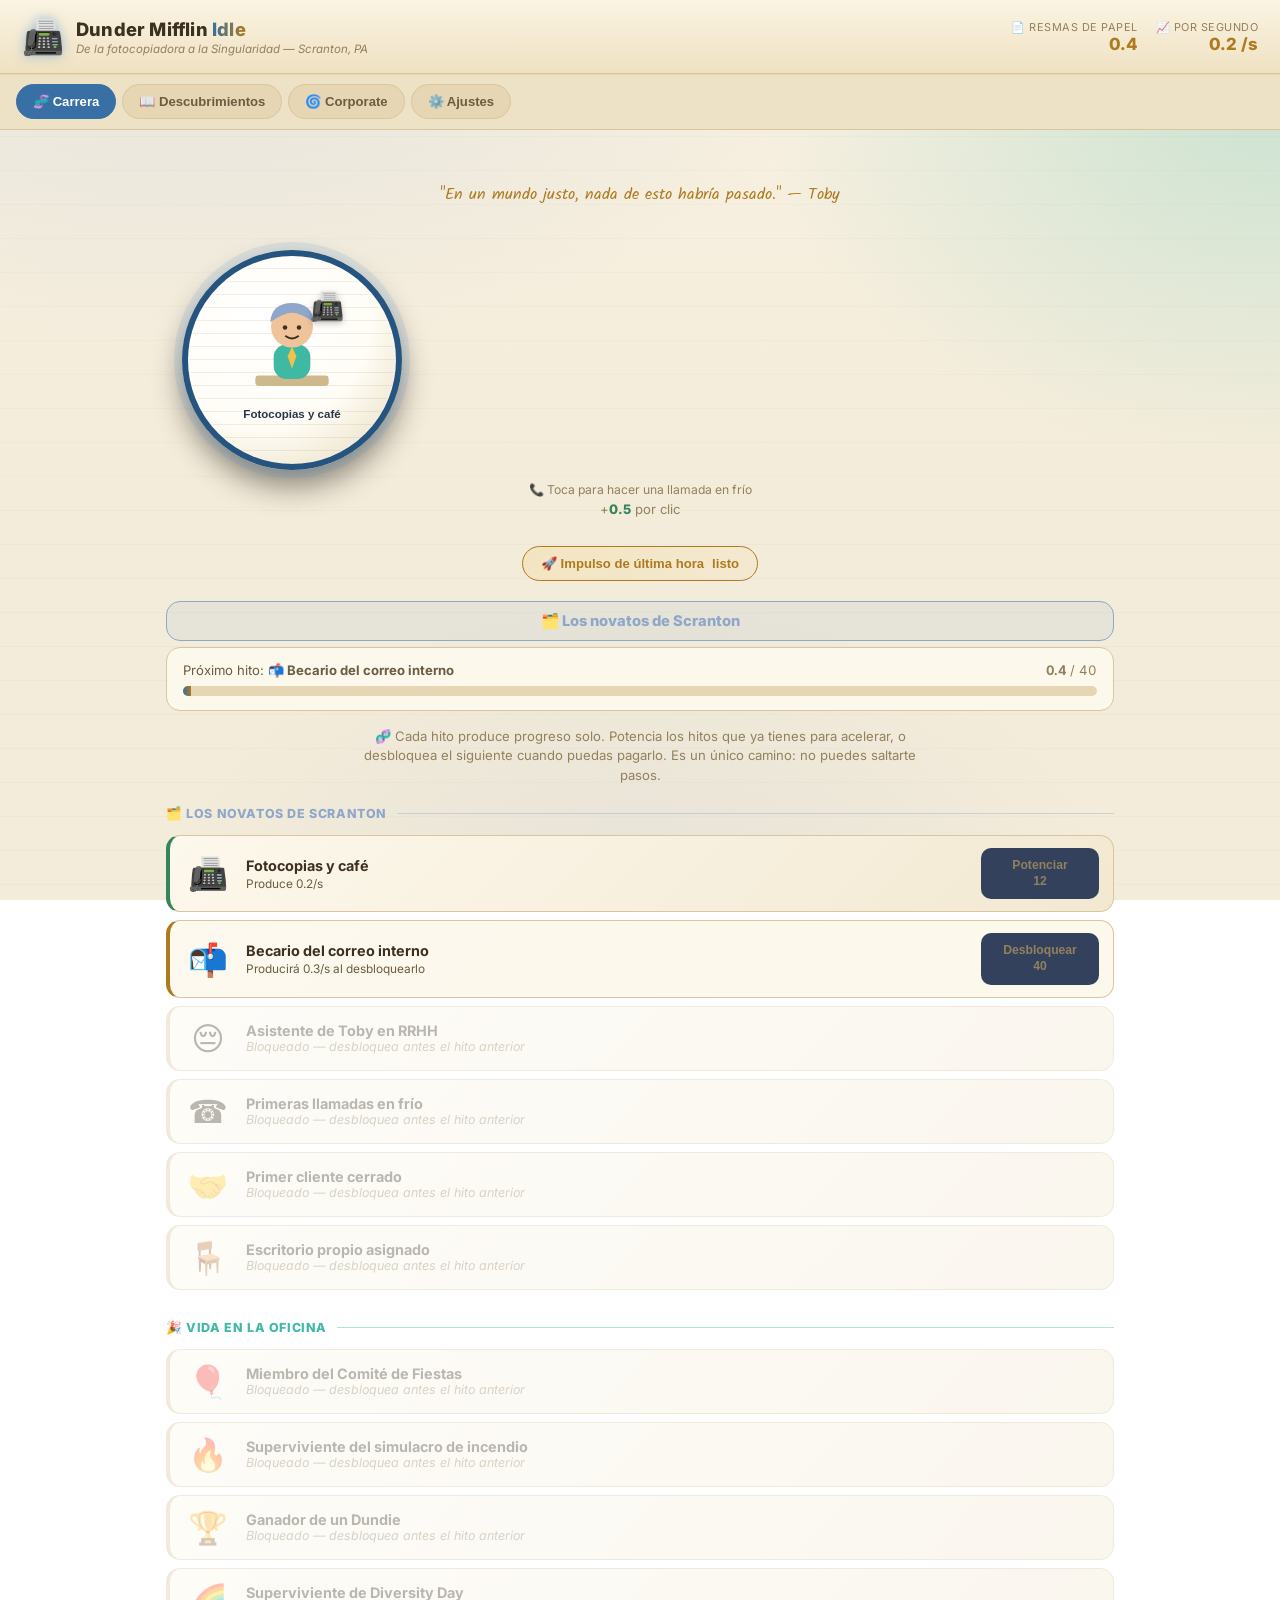
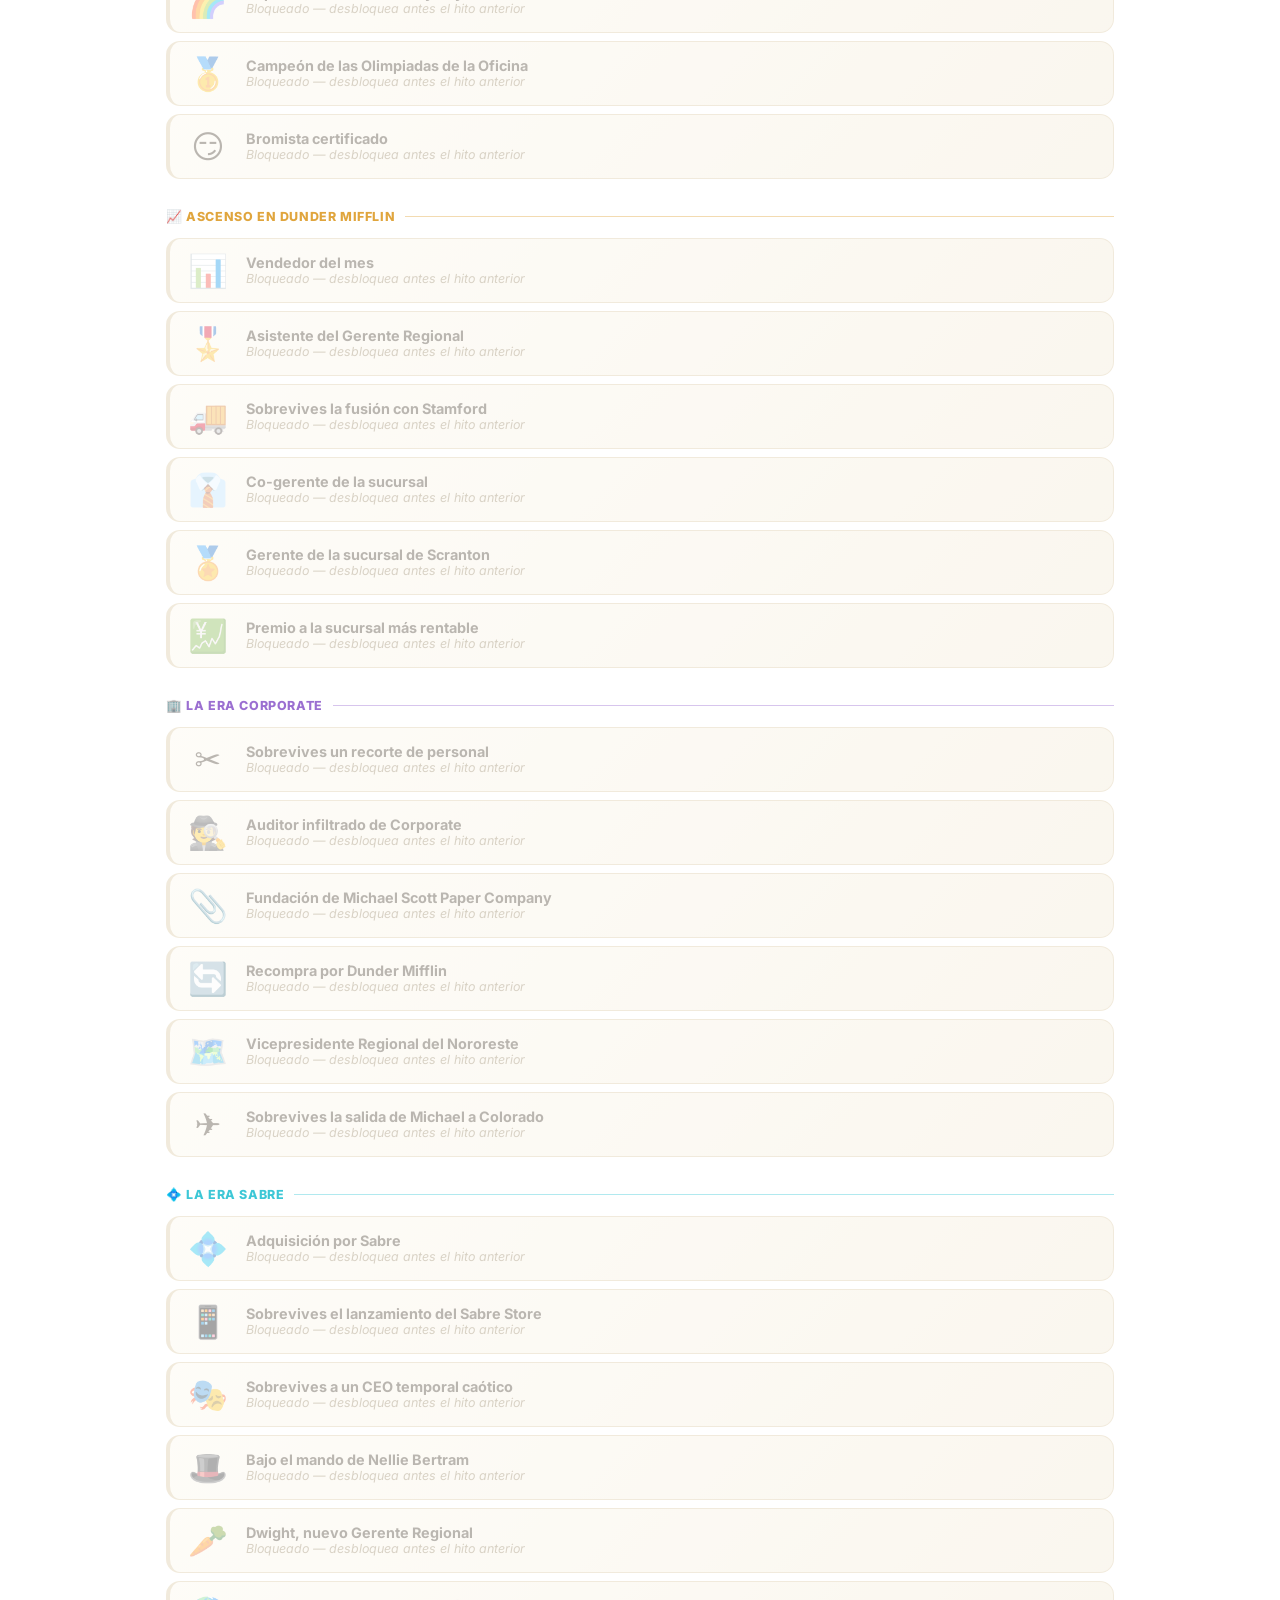
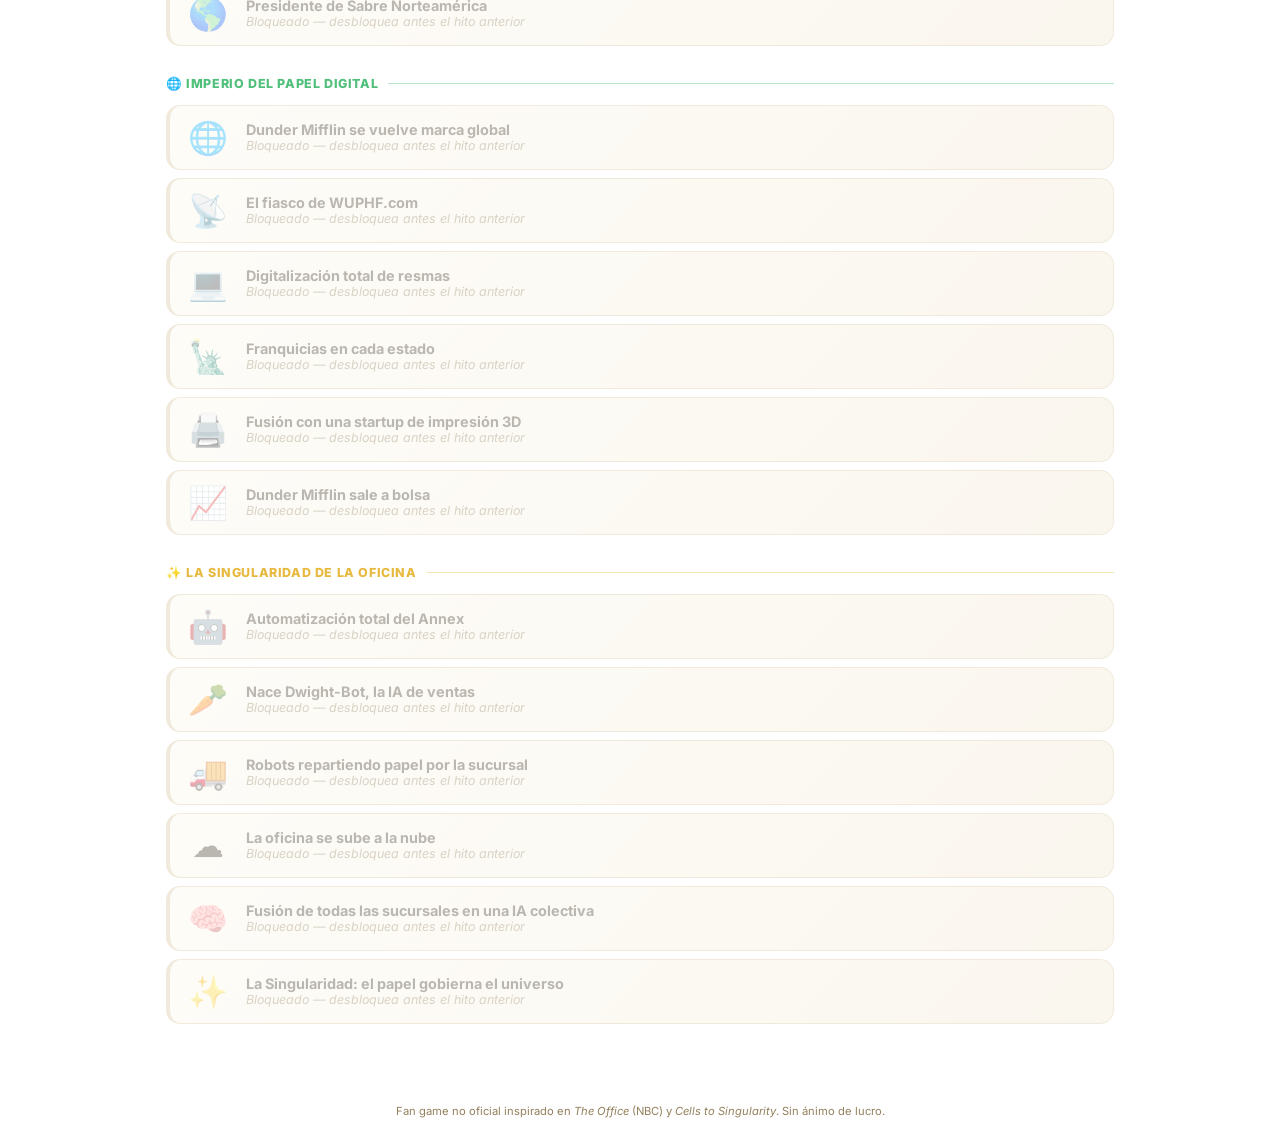
<file: office-idle/index.html>
<!DOCTYPE html>
<html lang="es">
<head>
<meta charset="UTF-8" />
<meta name="viewport" content="width=device-width, initial-scale=1.0, maximum-scale=1.0" />
<meta name="theme-color" content="#386fa4" />
<title>Dunder Mifflin Idle</title>
<meta name="description" content="Un idle inspirado en Cells to Singularity y The Office: evoluciona una carrera en Dunder Mifflin desde becario hasta la Singularidad." />
<link rel="stylesheet" href="css/style.css" />
<link rel="preconnect" href="https://fonts.googleapis.com" />
<link href="https://fonts.googleapis.com/css2?family=Inter:wght@400;500;600;700;800&family=Kalam:wght@700&display=swap" rel="stylesheet" />
</head>
<body>

  <div id="eventToast" class="event-toast hidden"></div>
  <div id="bigBangFlash" class="big-bang-flash"></div>

  <header class="topbar">
    <div class="brand">
      <span class="brand-logo">📠</span>
      <div class="brand-text">
        <h1>Dunder Mifflin <span>Idle</span></h1>
        <p class="brand-sub">De la fotocopiadora a la Singularidad — Scranton, PA</p>
      </div>
    </div>

    <div class="topbar-stats">
      <div class="stat-block">
        <span class="stat-label">📄 Resmas de Papel</span>
        <span class="stat-value" id="statMoney">0</span>
      </div>
      <div class="stat-block">
        <span class="stat-label">📈 Por segundo</span>
        <span class="stat-value" id="statCps">0 /s</span>
      </div>
      <div class="stat-block" id="prestigeStatBlock" style="display:none">
        <span class="stat-label">🏆 Dundies</span>
        <span class="stat-value" id="statPrestige">0</span>
      </div>
    </div>
  </header>

  <nav class="tabs">
    <button class="tab-btn active" data-tab="carrera">🧬 Carrera</button>
    <button class="tab-btn" data-tab="descubrimientos">📖 Descubrimientos</button>
    <button class="tab-btn" data-tab="corporate">🌀 Corporate</button>
    <button class="tab-btn" data-tab="ajustes">⚙️ Ajustes</button>
  </nav>

  <main class="game-main">

    <!-- CARRERA -->
    <section class="tab-panel active" id="panel-carrera">
      <div class="office-hero">
        <p class="quote" id="michaelQuote">"No soy el mejor jefe... pero soy el jefe más regional del mundo." — Michael</p>

        <button id="clickBtn" class="click-btn">
          <div class="chibi-avatar" aria-hidden="true">
            <svg class="chibi-svg" viewBox="0 0 100 110">
              <rect class="chibi-desk" x="8" y="90" width="84" height="12" rx="4"></rect>
              <rect class="chibi-body" x="29" y="54" width="42" height="40" rx="15"></rect>
              <polygon class="chibi-tie" points="50,57 45,68 50,82 55,68"></polygon>
              <circle class="chibi-head" cx="50" cy="34" r="24"></circle>
              <path class="chibi-hair" d="M25,29 Q27,7 50,7 Q73,7 75,29 Q60,18 50,18 Q40,18 25,29 Z"></path>
              <circle class="chibi-eye" cx="42" cy="35" r="2.6"></circle>
              <circle class="chibi-eye" cx="58" cy="35" r="2.6"></circle>
              <path class="chibi-mouth" d="M43,45 Q50,50 57,45"></path>
            </svg>
            <span class="click-emoji" id="clickEmojiBadge">📠</span>
          </div>
          <span class="click-text">Fotocopias y café</span>
        </button>
        <p class="click-hint">📞 Toca para hacer una llamada en frío</p>
        <p class="click-power-label">+<span id="clickPowerLabel">1</span> por clic</p>

        <button id="boostBtn" class="boost-btn">🚀 Impulso de última hora <span id="boostState">listo</span></button>

        <div id="floatContainer" class="float-container"></div>
      </div>

      <div id="urgentEventBanner" class="urgent-banner hidden"></div>

      <div class="era-banner" id="eraBanner"></div>

      <div class="next-evo card-office">
        <div class="next-evo-row">
          <span class="next-evo-label">Próximo hito: <strong id="nextEvoName">—</strong></span>
          <span class="next-evo-amounts"><strong id="nextEvoHave">0</strong> / <span id="nextEvoCost">0</span></span>
        </div>
        <div class="next-evo-bar"><div class="next-evo-fill" id="nextEvoFill"></div></div>
      </div>

      <p class="panel-sub chain-hint">🧬 Cada hito produce progreso solo. Potencia los hitos que ya tienes para acelerar, o desbloquea el siguiente cuando puedas pagarlo. Es un único camino: no puedes saltarte pasos.</p>

      <div id="nodeChain" class="node-chain"></div>
    </section>

    <!-- DESCUBRIMIENTOS -->
    <section class="tab-panel" id="panel-descubrimientos">
      <h2 class="panel-title">📖 Diario de la oficina</h2>
      <p class="panel-sub">Cada hito que alcanzas desbloquea una página del diario. Coleccionarlas todas da un pequeño empujón permanente a tu producción.</p>
      <div id="discoveryProgress" class="discovery-progress"></div>
      <div id="discoveryList" class="discovery-list"></div>
    </section>

    <!-- CORPORATE / PRESTIGE -->
    <section class="tab-panel" id="panel-corporate">
      <h2 class="panel-title">🌀 Reinicio Corporate</h2>
      <p class="panel-sub">Cuando Corporate decide "optimizar" la sucursal, todo vuelve a empezar: pierdes tu progreso en la cadena de hitos, pero te llevas a casa un <strong>Dundie</strong> — cada uno da producción permanente, en todas las partidas futuras. Gástalos en mejoras permanentes para tu próxima vuelta.</p>

      <div class="prestige-card card-office">
        <div class="prestige-row">
          <div>
            <div class="prestige-big" id="prestigeGainPreview">+0 Dundies</div>
            <div class="prestige-detail" id="prestigeDetail">Avanza en la cadena para desbloquear tu primer reinicio.</div>
          </div>
          <button id="prestigeBtn" class="prestige-btn" disabled>Reiniciar con Corporate 🌀</button>
        </div>
        <div class="prestige-footer">
          <span>Dundies disponibles: <strong id="prestigeCurrent">0</strong></span>
          <span>Dundies conseguidos en total: <strong id="prestigeLifetime">0</strong></span>
          <span>Bonus permanente: <strong id="prestigeBonus">+0%</strong></span>
          <span>Reinicios realizados: <strong id="prestigeCount">0</strong></span>
        </div>
      </div>

      <h3 class="perks-title">🏙️ Mejoras permanentes de Corporate</h3>
      <p class="panel-sub">Gasta tus Dundies disponibles en mejoras que se quedan contigo para siempre, incluso después de reiniciar.</p>
      <div id="perkList" class="perk-list"></div>
    </section>

    <!-- AJUSTES -->
    <section class="tab-panel" id="panel-ajustes">
      <h2 class="panel-title">⚙️ Ajustes</h2>
      <div class="settings-grid">
        <div class="card-office">
          <h3>💾 Copia de seguridad</h3>
          <p class="panel-sub">Tu partida se guarda sola en este navegador. Expórtala para no perderla.</p>
          <div class="settings-actions">
            <button class="btn-secondary" id="exportBtn">⬇️ Exportar partida</button>
            <button class="btn-secondary" id="importBtn">⬆️ Importar partida</button>
            <input type="file" id="importFile" accept="application/json" class="hidden" />
          </div>
        </div>
        <div class="card-office">
          <h3>⚠️ Zona peligrosa</h3>
          <p class="panel-sub">Esto borra toda la partida (cadena de hitos, descubrimientos, Dundies y mejoras Corporate). No se puede deshacer.</p>
          <button class="btn-danger" id="resetBtn">🗑️ Reiniciar partida</button>
        </div>
      </div>
    </section>

  </main>

  <footer class="game-footer">
    <span>Fan game no oficial inspirado en <em>The Office</em> (NBC) y <em>Cells to Singularity</em>. Sin ánimo de lucro.</span>
  </footer>

  <script src="js/game.js"></script>
</body>
</html>
</file>
<file: office-idle/css/style.css>
@property --era-glow {
  syntax: '<color>';
  inherits: true;
  initial-value: #3d8bd6;
}
@property --era-glow2 {
  syntax: '<color>';
  inherits: true;
  initial-value: #8fa7c9;
}

:root {
  --bg: #f4ecda;
  --bg2: #ede1c6;
  --bg3: #e6d6b3;
  --card: #fdf8ec;
  --border: #d9c69e;
  --text: #3c3120;
  --text2: #6b5c42;
  --text3: #93805c;
  --blue: #386fa4;
  --blue-dark: #24547f;
  --gold: #ad7a1e;
  --gold-bright: #f0c14b;
  --green: #35855a;
  --red: #b6493f;
  --paper: #fffdf6;
  --radius: 14px;
  --era-glow: #386fa4;
  --era-glow2: #b9a077;
}

* { box-sizing: border-box; }

html, body {
  margin: 0;
  padding: 0;
  color: var(--text);
  font-family: 'Inter', system-ui, sans-serif;
  min-height: 100vh;
  -webkit-font-smoothing: antialiased;
}

body {
  background:
    radial-gradient(ellipse 1100px 650px at 15% -5%, color-mix(in srgb, var(--era-glow) 20%, transparent), transparent 62%),
    radial-gradient(ellipse 900px 650px at 100% 10%, color-mix(in srgb, var(--era-glow2) 24%, transparent), transparent 58%),
    radial-gradient(ellipse 800px 500px at 50% 100%, color-mix(in srgb, var(--era-glow) 14%, transparent), transparent 60%),
    repeating-linear-gradient(180deg, rgba(60,49,32,.025) 0px, rgba(60,49,32,.025) 1px, transparent 1px, transparent 34px),
    linear-gradient(180deg, #f8f1e2, var(--bg) 55%);
  background-attachment: fixed;
  transition: background 1.1s ease;
}

.hidden { display: none !important; }

/* ─── TOPBAR ─── */
.topbar {
  display: flex;
  align-items: center;
  justify-content: space-between;
  flex-wrap: wrap;
  gap: 14px;
  padding: 16px 22px;
  background: linear-gradient(180deg, #fbf4e3, #efe1c2);
  border-bottom: 1px solid var(--border);
  position: sticky;
  top: 0;
  z-index: 20;
  box-shadow: 0 1px 0 0 rgba(232,185,63,.25);
}

.brand { display: flex; align-items: center; gap: 12px; }
.brand-logo {
  font-size: 2.1rem;
  filter: drop-shadow(0 0 6px rgba(61,139,214,.5));
  display: inline-block;
  animation: logoFloat 4s ease-in-out infinite;
}
@keyframes logoFloat {
  0%, 100% { transform: translateY(0) rotate(0deg); }
  50% { transform: translateY(-2px) rotate(-4deg); }
}
.brand-text h1 { margin: 0; font-size: 1.15rem; font-weight: 800; letter-spacing: .2px; }
.brand-text h1 span { background: linear-gradient(90deg, var(--blue), var(--gold)); -webkit-background-clip: text; background-clip: text; color: transparent; }
.brand-sub { margin: 2px 0 0; font-size: .72rem; color: var(--text3); font-style: italic; }

.topbar-stats { display: flex; gap: 18px; flex-wrap: wrap; }
.stat-block { display: flex; flex-direction: column; align-items: flex-end; }
.stat-label { font-size: .68rem; color: var(--text3); text-transform: uppercase; letter-spacing: .5px; }
.stat-value { font-size: 1.05rem; font-weight: 800; color: var(--gold); }

/* ─── TABS ─── */
.tabs {
  display: flex;
  gap: 6px;
  padding: 10px 16px;
  overflow-x: auto;
  background: var(--bg2);
  border-bottom: 1px solid var(--border);
  position: sticky;
  top: 74px;
  z-index: 19;
}
.tab-btn {
  flex: 0 0 auto;
  padding: 9px 16px;
  border-radius: 999px;
  border: 1px solid var(--border);
  background: var(--bg3);
  color: var(--text2);
  font-size: .82rem;
  font-weight: 600;
  cursor: pointer;
  white-space: nowrap;
  transition: all .15s ease;
}
.tab-btn:hover { border-color: var(--blue); color: var(--text); }
.tab-btn.active { background: var(--blue); border-color: var(--blue); color: white; }

/* ─── MAIN / PANELS ─── */
.game-main { max-width: 980px; margin: 0 auto; padding: 22px 16px 60px; }
.tab-panel { display: none; animation: fadein .2s ease; }
.tab-panel.active { display: block; }
@keyframes fadein { from { opacity: 0; transform: translateY(4px); } to { opacity: 1; transform: none; } }

.panel-title { font-size: 1.15rem; font-weight: 800; margin: 0 0 4px; }
.panel-sub { font-size: .82rem; color: var(--text3); margin: 0 0 18px; line-height: 1.5; }

.card-office {
  background: var(--card);
  border: 1px solid var(--border);
  border-radius: var(--radius);
  padding: 18px;
  margin-bottom: 16px;
}
.card-office h3 { margin: 0 0 8px; font-size: .95rem; }

/* ─── OFICINA / CLICKER ─── */
.office-hero {
  text-align: center;
  padding: 30px 16px 20px;
  position: relative;
}
.quote {
  font-family: 'Kalam', cursive;
  font-size: 1rem;
  color: var(--gold);
  max-width: 480px;
  margin: 0 auto 26px;
  min-height: 2.6em;
}

.click-btn {
  position: relative;
  width: 220px;
  height: 220px;
  border-radius: 50%;
  border: 6px solid var(--blue-dark);
  background:
    repeating-linear-gradient(180deg, transparent 0px, transparent 12px, rgba(180,160,120,.18) 12px, rgba(180,160,120,.18) 13px),
    radial-gradient(circle at 35% 30%, #ffffff, var(--paper) 55%, #e4d8b8 100%);
  box-shadow: 0 0 0 8px rgba(61,139,214,.12), 0 16px 30px rgba(0,0,0,.45), inset 0 2px 6px rgba(255,255,255,.5);
  cursor: pointer;
  display: flex;
  flex-direction: column;
  align-items: center;
  justify-content: center;
  gap: 6px;
  transition: transform .08s ease, box-shadow .2s ease;
  color: #26344a;
  animation: btnBreathe 3.5s ease-in-out infinite;
}
@keyframes btnBreathe {
  0%, 100% { box-shadow: 0 0 0 8px rgba(61,139,214,.12), 0 16px 30px rgba(0,0,0,.45), inset 0 2px 6px rgba(255,255,255,.5); }
  50% { box-shadow: 0 0 0 12px rgba(61,139,214,.18), 0 18px 34px rgba(0,0,0,.45), inset 0 2px 6px rgba(255,255,255,.5); }
}
.click-btn:hover { transform: translateY(-2px); }
.click-btn:active { transform: scale(.94); box-shadow: 0 0 0 8px rgba(61,139,214,.2), 0 8px 16px rgba(0,0,0,.4); }

.chibi-avatar {
  position: relative;
  width: 88px;
  height: 96px;
  animation: chibiBob 3.2s ease-in-out infinite;
}
.chibi-svg { width: 100%; height: 100%; overflow: visible; transition: fill .4s ease; }
.chibi-desk { fill: #cdb98c; }
.chibi-body { fill: var(--era-glow2); transition: fill .8s ease; }
.chibi-tie { fill: var(--gold-bright); }
.chibi-head { fill: #f0c49a; }
.chibi-hair { fill: var(--era-glow); transition: fill .8s ease; }
.chibi-eye {
  fill: #3c3120;
  transform-origin: center;
  transform-box: fill-box;
  animation: chibiBlink 4.6s ease-in-out infinite;
}
.chibi-mouth { fill: none; stroke: #3c3120; stroke-width: 2.4; stroke-linecap: round; }
@keyframes chibiBob {
  0%, 100% { transform: translateY(0); }
  50% { transform: translateY(-4px); }
}
@keyframes chibiBlink {
  0%, 92%, 100% { transform: scaleY(1); }
  96% { transform: scaleY(.12); }
}
@media (prefers-reduced-motion: reduce) {
  .chibi-avatar, .chibi-eye { animation: none; }
}

.click-emoji {
  position: absolute;
  top: -6px;
  right: -8px;
  font-size: 1.7rem;
  filter: drop-shadow(0 2px 3px rgba(0,0,0,.25));
}
.click-text {
  margin-top: 8px;
  font-size: .72rem;
  font-weight: 700;
  max-width: 155px;
  line-height: 1.25;
  display: -webkit-box;
  -webkit-line-clamp: 2;
  -webkit-box-orient: vertical;
  overflow: hidden;
}

.click-hint { margin: 12px 0 0; font-size: .76rem; color: var(--text3); }
.click-power-label { margin-top: 4px; font-size: .82rem; color: var(--text3); }
.click-power-label span { color: var(--green); font-weight: 800; }

.boost-btn {
  margin-top: 16px;
  border: 1px solid var(--gold);
  border-radius: 999px;
  padding: 9px 18px;
  font-size: .82rem;
  font-weight: 700;
  cursor: pointer;
  background: linear-gradient(135deg, rgba(240,193,75,.18), rgba(240,193,75,.06));
  color: var(--gold);
  display: inline-flex;
  align-items: center;
  gap: 8px;
  transition: transform .1s ease, filter .15s ease;
}
.boost-btn:hover:not(:disabled) { transform: translateY(-1px); filter: brightness(1.1); }
.boost-btn:disabled { border-color: var(--border); color: var(--text3); background: var(--bg3); cursor: not-allowed; }
.boost-btn.active { border-color: var(--red); color: var(--red); background: linear-gradient(135deg, rgba(239,106,99,.2), rgba(239,106,99,.06)); animation: boostPulse 1s ease-in-out infinite; }
@keyframes boostPulse {
  0%, 100% { box-shadow: 0 0 0 0 rgba(239,106,99,.35); }
  50% { box-shadow: 0 0 0 6px rgba(239,106,99,0); }
}
#boostState { font-weight: 800; }

.next-evo { margin-bottom: 16px; padding: 14px 16px; }
.next-evo-row { display: flex; justify-content: space-between; align-items: baseline; gap: 10px; font-size: .82rem; flex-wrap: wrap; }
.next-evo-label { color: var(--text2); }
.next-evo-amounts { color: var(--text3); font-variant-numeric: tabular-nums; }
.next-evo-bar { height: 10px; border-radius: 999px; background: var(--bg3); overflow: hidden; margin-top: 8px; }
.next-evo-fill { height: 100%; background: linear-gradient(90deg, var(--blue), var(--gold)); transition: width .2s ease; }

.big-bang-flash {
  position: fixed;
  inset: 0;
  z-index: 200;
  background: radial-gradient(circle at 50% 45%, #ffffff, var(--gold-bright) 55%, transparent 80%);
  pointer-events: none;
  opacity: 0;
}
.big-bang-flash.firing { animation: bigBangFlash .7s ease-out; }
@keyframes bigBangFlash {
  0% { opacity: 0; }
  15% { opacity: 1; }
  100% { opacity: 0; }
}

.float-container {
  position: absolute;
  inset: 0;
  pointer-events: none;
  overflow: visible;
}
.float-number {
  position: absolute;
  font-weight: 800;
  font-size: 1rem;
  color: var(--green);
  animation: floatUp 1s ease-out forwards;
  pointer-events: none;
}
@keyframes floatUp {
  0% { opacity: 1; transform: translate(-50%, 0) scale(1); }
  100% { opacity: 0; transform: translate(-50%, -70px) scale(1.15); }
}

/* ─── ERA BANNER ─── */
.era-banner {
  text-align: center;
  padding: 10px 16px;
  border-radius: var(--radius);
  font-weight: 800;
  font-size: .92rem;
  margin-bottom: 6px;
  border: 1px solid var(--era-color, var(--blue));
  background: color-mix(in srgb, var(--era-color, var(--blue)) 14%, transparent);
  color: var(--era-color, var(--blue));
  transition: all .2s ease;
}

.chain-hint { text-align: center; max-width: 560px; margin: 0 auto 20px; }

/* ─── NODE CHAIN ─── */
.node-chain { display: flex; flex-direction: column; gap: 8px; position: relative; }

.era-divider {
  display: flex;
  align-items: center;
  gap: 10px;
  margin: 22px 0 6px;
  font-size: .78rem;
  font-weight: 800;
  text-transform: uppercase;
  letter-spacing: .6px;
  color: var(--era-color, var(--text3));
}
.era-divider:first-child { margin-top: 0; }
.era-divider::after { content: ''; flex: 1; height: 1px; background: var(--era-color, var(--border)); opacity: .4; }

.node-card {
  display: flex;
  align-items: center;
  gap: 14px;
  background: linear-gradient(135deg, var(--card), var(--bg3) 220%);
  border: 1px solid var(--border);
  border-left: 4px solid var(--border);
  border-radius: var(--radius);
  padding: 12px 14px;
  transition: transform .15s ease, box-shadow .15s ease, opacity .15s ease, border-color .15s ease;
}
.node-card.state-active { border-left-color: var(--green); }
.node-card.state-active.affordable-mult { box-shadow: 0 0 0 1px rgba(79,191,122,.25), 0 4px 14px rgba(0,0,0,.25); }
.node-card.state-active.affordable-mult:hover { transform: translateY(-1px); }
.node-card.state-next { border-left-color: var(--gold); background: linear-gradient(135deg, rgba(232,185,63,.09), var(--card) 70%); }
.node-card.state-next.affordable-unlock { box-shadow: 0 0 0 1px rgba(232,185,63,.4), 0 4px 14px rgba(0,0,0,.25); animation: nextPulse 1.8s ease-in-out infinite; }
.node-card.state-next.affordable-unlock:hover { transform: translateY(-1px); }
@keyframes nextPulse {
  0%, 100% { box-shadow: 0 0 0 1px rgba(232,185,63,.4), 0 4px 14px rgba(0,0,0,.25); }
  50% { box-shadow: 0 0 0 3px rgba(232,185,63,.22), 0 4px 14px rgba(0,0,0,.25); }
}
.node-card.state-locked { opacity: .35; }

.node-emoji { font-size: 2rem; width: 48px; text-align: center; flex: 0 0 auto; }
.node-info { flex: 1; min-width: 0; }
.node-name { font-weight: 700; font-size: .9rem; display: flex; align-items: center; gap: 8px; flex-wrap: wrap; }
.node-level-badge { font-size: .68rem; background: var(--bg3); color: var(--text2); padding: 1px 8px; border-radius: 999px; }
.node-stats { font-size: .74rem; color: var(--text2); margin-top: 3px; }
.node-locked-label { font-size: .78rem; color: var(--text3); font-style: italic; }

.node-btn {
  flex: 0 0 auto;
  min-width: 118px;
  border: none;
  border-radius: 10px;
  padding: 10px 12px;
  font-weight: 700;
  font-size: .76rem;
  cursor: pointer;
  color: white;
  transition: transform .1s ease, filter .15s ease;
  text-align: center;
  line-height: 1.3;
}
.node-btn.btn-mult { background: linear-gradient(135deg, var(--blue), var(--blue-dark)); }
.node-btn.btn-mult:hover:not(:disabled) { filter: brightness(1.12); transform: translateY(-1px); }
.node-btn.btn-unlock { background: linear-gradient(135deg, var(--gold-bright), #c98f1f); color: #2a2107; }
.node-btn.btn-unlock:hover:not(:disabled) { filter: brightness(1.1); transform: translateY(-1px); }
.node-btn:disabled { background: #33415c; color: var(--text3); cursor: not-allowed; }

/* ─── DISCOVERIES ─── */
.discovery-progress {
  background: var(--bg3);
  border-radius: 999px;
  height: 10px;
  margin-bottom: 18px;
  overflow: hidden;
}
.discovery-progress-fill { height: 100%; background: linear-gradient(90deg, var(--blue), var(--gold)); transition: width .3s ease; }

.discovery-list { display: grid; grid-template-columns: repeat(auto-fill, minmax(240px, 1fr)); gap: 12px; }
.disc-card {
  background: var(--card);
  border: 1px solid var(--border);
  border-radius: var(--radius);
  padding: 12px 14px;
  display: flex;
  gap: 10px;
  align-items: flex-start;
  transition: transform .15s ease, box-shadow .15s ease;
}
.disc-card.unlocked { border-color: var(--gold); background: linear-gradient(135deg, rgba(232,185,63,.1), var(--card) 75%); }
.disc-card.unlocked:hover { transform: translateY(-2px); box-shadow: 0 6px 16px rgba(0,0,0,.3); }
.disc-icon { font-size: 1.5rem; }
.disc-name { font-weight: 700; font-size: .84rem; }
.disc-desc { font-size: .74rem; color: var(--text3); margin-top: 2px; line-height: 1.4; }

/* ─── PRESTIGE ─── */
.prestige-card { text-align: left; }
.prestige-row { display: flex; align-items: center; justify-content: space-between; gap: 16px; flex-wrap: wrap; }
.prestige-big { font-size: 1.5rem; font-weight: 800; color: var(--gold); }
.prestige-detail { font-size: .78rem; color: var(--text3); margin-top: 4px; max-width: 420px; }
.prestige-btn {
  border: none;
  border-radius: 12px;
  padding: 14px 22px;
  font-weight: 800;
  font-size: .9rem;
  cursor: pointer;
  background: linear-gradient(135deg, var(--gold-bright), #c98f1f);
  color: #2a2107;
}
.prestige-btn:disabled { background: #33415c; color: var(--text3); cursor: not-allowed; }
.prestige-footer {
  display: flex;
  gap: 20px;
  flex-wrap: wrap;
  margin-top: 16px;
  padding-top: 14px;
  border-top: 1px solid var(--border);
  font-size: .8rem;
  color: var(--text2);
}

.perks-title { font-size: 1rem; font-weight: 800; margin: 26px 0 4px; }

.perk-list { display: grid; grid-template-columns: repeat(auto-fill, minmax(230px, 1fr)); gap: 12px; }
.perk-card {
  background: linear-gradient(135deg, var(--card), var(--bg3) 220%);
  border: 1px solid var(--border);
  border-radius: var(--radius);
  padding: 14px;
  display: flex;
  flex-direction: column;
  gap: 6px;
}
.perk-card.bought { border-color: var(--green); background: linear-gradient(135deg, rgba(92,208,138,.12), var(--card) 75%); }
.perk-emoji { font-size: 1.6rem; }
.perk-name { font-weight: 700; font-size: .86rem; }
.perk-desc { font-size: .76rem; color: var(--text3); flex: 1; line-height: 1.4; }
.perk-btn {
  border: none;
  border-radius: 10px;
  padding: 8px 12px;
  font-weight: 700;
  font-size: .78rem;
  cursor: pointer;
  background: linear-gradient(135deg, var(--gold-bright), #c98f1f);
  color: #2a2107;
}
.perk-btn:hover:not(:disabled) { filter: brightness(1.1); }
.perk-btn:disabled { background: #33415c; color: var(--text3); cursor: not-allowed; }
.perk-bought-label { font-size: .78rem; color: var(--green); font-weight: 700; }

/* ─── SETTINGS ─── */
.settings-grid { display: grid; grid-template-columns: repeat(auto-fit, minmax(260px, 1fr)); gap: 14px; }
.settings-actions { display: flex; gap: 10px; flex-wrap: wrap; margin-top: 10px; }
.btn-secondary, .btn-danger {
  border-radius: 10px;
  padding: 9px 14px;
  font-size: .8rem;
  font-weight: 700;
  cursor: pointer;
  border: 1px solid var(--border);
  background: var(--bg3);
  color: var(--text);
}
.btn-secondary:hover { border-color: var(--blue); }
.btn-danger { background: rgba(226,86,79,.12); border-color: var(--red); color: var(--red); margin-top: 10px; }
.btn-danger:hover { background: rgba(226,86,79,.22); }

/* ─── EVENT TOAST ─── */
.event-toast {
  position: fixed;
  top: 14px;
  left: 50%;
  transform: translateX(-50%);
  z-index: 100;
  background: rgba(253,248,236,.96);
  backdrop-filter: blur(6px);
  border: 1px solid var(--gold);
  border-radius: 12px;
  padding: 12px 18px;
  max-width: 90vw;
  text-align: center;
  font-size: .84rem;
  box-shadow: 0 10px 30px rgba(0,0,0,.5);
  animation: toastIn .25s ease;
}
@keyframes toastIn { from { opacity: 0; transform: translate(-50%, -12px); } to { opacity: 1; transform: translate(-50%, 0); } }

/* ─── FLOATING BONUS ─── */
.float-bonus {
  position: fixed;
  z-index: 90;
  width: 56px;
  height: 56px;
  border-radius: 50%;
  border: 2px solid var(--gold);
  background: radial-gradient(circle at 35% 30%, #ffffff, var(--paper) 60%, #e4d8b8 100%);
  font-size: 1.7rem;
  display: flex;
  align-items: center;
  justify-content: center;
  cursor: pointer;
  pointer-events: auto;
  box-shadow: 0 0 0 6px rgba(232,185,63,.18), 0 8px 20px rgba(0,0,0,.4);
  animation: bonusPulse 1s ease-in-out infinite, bonusIn .2s ease;
}
.float-bonus:active { transform: scale(.9); }
@keyframes bonusPulse {
  0%, 100% { box-shadow: 0 0 0 6px rgba(232,185,63,.18), 0 8px 20px rgba(0,0,0,.4); }
  50% { box-shadow: 0 0 0 12px rgba(232,185,63,.06), 0 8px 20px rgba(0,0,0,.4); }
}
@keyframes bonusIn { from { opacity: 0; transform: scale(.5); } to { opacity: 1; transform: scale(1); } }
@keyframes bonusOut { to { opacity: 0; transform: scale(.4); } }
.float-bonus.leaving { animation: bonusOut .25s ease forwards; }

/* ─── URGENT EVENT ─── */
.urgent-banner {
  border-radius: var(--radius);
  padding: 14px 18px;
  margin-bottom: 16px;
  background: linear-gradient(135deg, rgba(226,86,79,.16), rgba(232,185,63,.1));
  border: 1px solid var(--red);
  animation: urgentGlow 1.2s ease-in-out infinite;
}
@keyframes urgentGlow {
  0%, 100% { box-shadow: 0 0 0 0 rgba(226,86,79,.3); }
  50% { box-shadow: 0 0 0 6px rgba(226,86,79,0); }
}
.urgent-title { font-weight: 800; font-size: .92rem; display: flex; align-items: center; gap: 8px; }
.urgent-prompt { font-size: .8rem; color: var(--text2); margin: 4px 0 8px; }
.urgent-meter { height: 8px; border-radius: 999px; background: var(--bg3); overflow: hidden; margin-bottom: 6px; }
.urgent-meter-fill { height: 100%; background: linear-gradient(90deg, var(--red), var(--gold)); transition: width .1s linear; }
.urgent-footer { display: flex; justify-content: space-between; font-size: .74rem; color: var(--text3); }

.click-btn.urgent-active { border-color: var(--red); animation: urgentBtn .5s ease-in-out infinite; }
@keyframes urgentBtn {
  0%, 100% { box-shadow: 0 0 0 8px rgba(226,86,79,.18), 0 16px 30px rgba(0,0,0,.45); }
  50% { box-shadow: 0 0 0 16px rgba(226,86,79,.05), 0 16px 30px rgba(0,0,0,.45); }
}

.game-footer {
  text-align: center;
  font-size: .7rem;
  color: var(--text3);
  padding: 20px;
}

@media (max-width: 560px) {
  .topbar { padding: 12px 14px; }
  .brand-text h1 { font-size: 1rem; }
  .stat-value { font-size: .92rem; }
  .click-btn { width: 180px; height: 180px; }
  .chibi-avatar { width: 70px; height: 76px; }
  .click-emoji { font-size: 1.4rem; }
  .tabs { top: 68px; }
}
</file>
